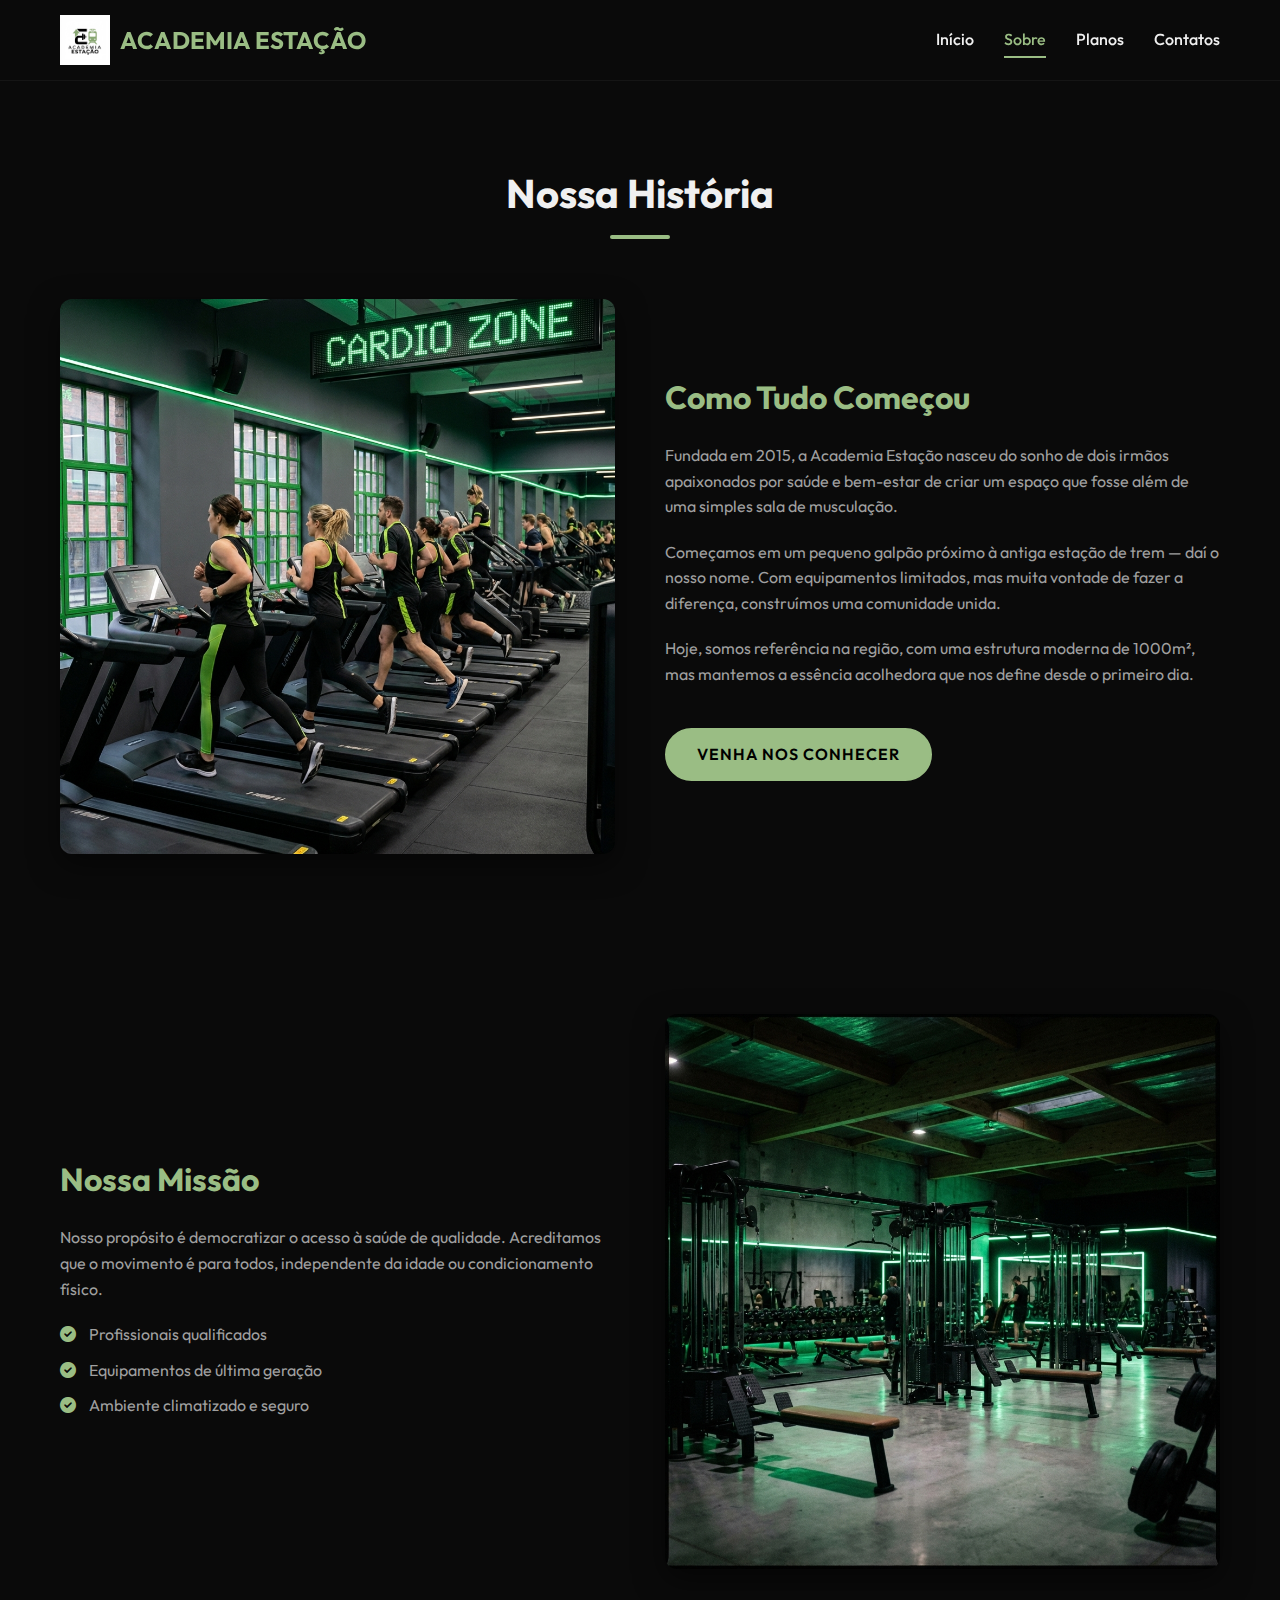
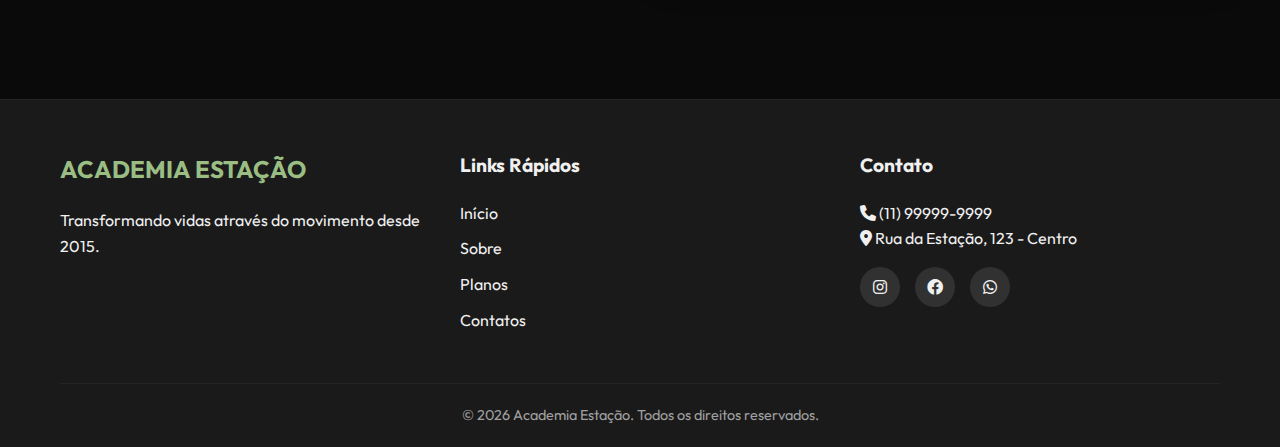
<file: sobre.html>
<!DOCTYPE html>
<html lang="pt-BR">

<head>
    <meta charset="UTF-8">
    <meta name="viewport" content="width=device-width, initial-scale=1.0">
    <title>Academia Estação - Sobre</title>
    <link rel="stylesheet" href="style.css">
    <link rel="stylesheet" href="https://cdnjs.cloudflare.com/ajax/libs/font-awesome/6.0.0/css/all.min.css">
</head>

<body>
    <header>
        <div class="container navbar">
            <a href="index.html" class="logo">
                <img src="logo.png" alt="Academia Estação Logo">
                ACADEMIA ESTAÇÃO
            </a>
            <nav class="nav-links">
                <a href="index.html">Início</a>
                <a href="sobre.html" class="active">Sobre</a>
                <a href="planos.html">Planos</a>
                <a href="contato.html">Contatos</a>
            </nav>
            <div class="mobile-menu-btn">
                <i class="fas fa-bars"></i>
            </div>
        </div>
    </header>

    <main class="container">
        <section>
            <div class="section-title">
                <h2>Nossa História</h2>
                <div class="divider"></div>
            </div>
            <div class="about-grid">
                <div class="about-image">
                    <img src="gym-2.png" alt="Interior da Academia">
                </div>
                <div class="about-text">
                    <h3>Como Tudo Começou</h3>
                    <p>Fundada em 2015, a Academia Estação nasceu do sonho de dois irmãos apaixonados por saúde e
                        bem-estar de criar um espaço que fosse além de uma simples sala de musculação.</p>
                    <p>Começamos em um pequeno galpão próximo à antiga estação de trem — daí o nosso nome. Com
                        equipamentos limitados, mas muita vontade de fazer a diferença, construímos uma comunidade
                        unida.</p>
                    <p>Hoje, somos referência na região, com uma estrutura moderna de 1000m², mas mantemos a essência
                        acolhedora que nos define desde o primeiro dia.</p>
                    <a href="contato.html" class="btn" style="margin-top: 20px;">Venha nos Conhecer</a>
                </div>
            </div>
        </section>

        <section>
            <div class="about-grid" style="direction: rtl;"> <!-- Reused grid but flipped for visual interest -->
                <div class="about-image" style="direction: ltr;">
                    <img src="gym-1.png" alt="Equipamentos Modernos">
                </div>
                <div class="about-text" style="direction: ltr;">
                    <h3>Nossa Missão</h3>
                    <p>Nosso propósito é democratizar o acesso à saúde de qualidade. Acreditamos que o movimento é para
                        todos, independente da idade ou condicionamento físico.</p>
                    <ul style="margin-top: 20px;">
                        <li style="margin-bottom: 10px; color: var(--text-muted);"><i class="fas fa-check-circle"
                                style="color: var(--primary-color); margin-right: 10px;"></i> Profissionais qualificados
                        </li>
                        <li style="margin-bottom: 10px; color: var(--text-muted);"><i class="fas fa-check-circle"
                                style="color: var(--primary-color); margin-right: 10px;"></i> Equipamentos de última
                            geração</li>
                        <li style="margin-bottom: 10px; color: var(--text-muted);"><i class="fas fa-check-circle"
                                style="color: var(--primary-color); margin-right: 10px;"></i> Ambiente climatizado e
                            seguro</li>
                    </ul>
                </div>
            </div>
        </section>
    </main>

    <footer>
        <div class="container">
            <div class="footer-content">
                <div class="footer-logo">
                    <h2>ACADEMIA ESTAÇÃO</h2>
                    <p>Transformando vidas através do movimento desde 2015.</p>
                </div>
                <div class="footer-links">
                    <h3>Links Rápidos</h3>
                    <ul>
                        <li><a href="index.html">Início</a></li>
                        <li><a href="sobre.html">Sobre</a></li>
                        <li><a href="planos.html">Planos</a></li>
                        <li><a href="contato.html">Contatos</a></li>
                    </ul>
                </div>
                <div class="footer-contact">
                    <h3>Contato</h3>
                    <p><i class="fas fa-phone"></i> (11) 99999-9999</p>
                    <p><i class="fas fa-map-marker-alt"></i> Rua da Estação, 123 - Centro</p>
                    <div class="social-icons" style="margin-top: 15px;">
                        <a href="#"><i class="fab fa-instagram"></i></a>
                        <a href="#"><i class="fab fa-facebook"></i></a>
                        <a href="#"><i class="fab fa-whatsapp"></i></a>
                    </div>
                </div>
            </div>
            <div class="footer-bottom">
                <p>&copy; 2026 Academia Estação. Todos os direitos reservados.</p>
            </div>
        </div>
    </footer>

    <script src="script.js"></script>
</body>


</html>
</file>
<file: style.css>
@import url('https://fonts.googleapis.com/css2?family=Outfit:wght@300;400;600;700&display=swap');

:root {
    --primary-color: #9abd84;
    /* Moss Green Light */
    --primary-dark: #7a9668;
    --bg-color: #0a0a0a;
    --surface-color: #1a1a1a;
    --text-color: #f0f0f0;
    --text-muted: #a0a0a0;
    --border-radius: 12px;
    --transition: all 0.3s ease;
}

* {
    margin: 0;
    padding: 0;
    box-sizing: border-box;
}

body {
    font-family: 'Outfit', sans-serif;
    background-color: var(--bg-color);
    color: var(--text-color);
    line-height: 1.6;
    overflow-x: hidden;
}

a {
    text-decoration: none;
    color: inherit;
    transition: var(--transition);
}

ul {
    list-style: none;
}

img {
    max-width: 100%;
    display: block;
}

/* Header */
header {
    background-color: rgba(10, 10, 10, 0.9);
    backdrop-filter: blur(10px);
    position: sticky;
    top: 0;
    z-index: 1000;
    border-bottom: 1px solid rgba(255, 255, 255, 0.05);
}

.container {
    max-width: 1200px;
    margin: 0 auto;
    padding: 0 20px;
}

.navbar {
    display: flex;
    justify-content: space-between;
    align-items: center;
    height: 80px;
}

.logo {
    display: flex;
    align-items: center;
    gap: 10px;
    font-weight: 700;
    font-size: 1.5rem;
    color: var(--primary-color);
}

.logo img {
    height: 50px;
    width: auto;
}

.nav-links {
    display: flex;
    gap: 30px;
}

.nav-links a {
    font-weight: 500;
    color: var(--text-color);
    position: relative;
}

.nav-links a:hover,
.nav-links a.active {
    color: var(--primary-color);
}

.nav-links a::after {
    content: '';
    position: absolute;
    width: 0;
    height: 2px;
    bottom: -5px;
    left: 0;
    background-color: var(--primary-color);
    transition: var(--transition);
}

.nav-links a:hover::after,
.nav-links a.active::after {
    width: 100%;
}

.mobile-menu-btn {
    display: none;
    font-size: 1.5rem;
    cursor: pointer;
    color: var(--text-color);
}

/* Hero Section */
.hero {
    height: 80vh;
    background: linear-gradient(rgba(0, 0, 0, 0.6), rgba(0, 0, 0, 0.8)), url('assets/images/gym-1.png');
    background-size: cover;
    background-position: center;
    display: flex;
    align-items: center;
    justify-content: center;
    text-align: center;
    padding: 0 20px;
}

.hero-content h1 {
    font-size: 4rem;
    margin-bottom: 20px;
    text-transform: uppercase;
    letter-spacing: 2px;
}

.hero-content h1 span {
    color: var(--primary-color);
}

.hero-content p {
    font-size: 1.2rem;
    color: var(--text-muted);
    margin-bottom: 40px;
    max-width: 600px;
    margin-left: auto;
    margin-right: auto;
}

.btn {
    display: inline-block;
    padding: 12px 30px;
    background-color: var(--primary-color);
    color: #000;
    border-radius: 30px;
    font-weight: 600;
    text-transform: uppercase;
    letter-spacing: 1px;
    border: 2px solid var(--primary-color);
}

.btn:hover {
    background-color: transparent;
    color: var(--primary-color);
}

.btn-outline {
    background-color: transparent;
    color: var(--text-color);
    border: 2px solid var(--text-color);
    margin-left: 15px;
}

.btn-outline:hover {
    background-color: var(--text-color);
    color: #000;
}

/* Sections General */
section {
    padding: 80px 0;
}

.section-title {
    text-align: center;
    margin-bottom: 60px;
}

.section-title h2 {
    font-size: 2.5rem;
    margin-bottom: 10px;
}

.section-title .divider {
    height: 4px;
    width: 60px;
    background-color: var(--primary-color);
    margin: 0 auto;
    border-radius: 2px;
}

/* About Page */
.about-grid {
    display: grid;
    grid-template-columns: 1fr 1fr;
    gap: 50px;
    align-items: center;
}

.about-text h3 {
    font-size: 2rem;
    margin-bottom: 20px;
    color: var(--primary-color);
}

.about-text p {
    margin-bottom: 20px;
    color: var(--text-muted);
}

.about-image img {
    border-radius: var(--border-radius);
    box-shadow: 0 10px 30px rgba(0, 0, 0, 0.5);
}

/* Plans Page */
.plans-grid {
    display: grid;
    grid-template-columns: repeat(auto-fit, minmax(300px, 1fr));
    gap: 30px;
}

.plan-card {
    background-color: var(--surface-color);
    padding: 40px;
    border-radius: var(--border-radius);
    text-align: center;
    border: 1px solid rgba(255, 255, 255, 0.05);
    transition: var(--transition);
    position: relative;
    overflow: hidden;
}

.plan-card:hover {
    transform: translateY(-10px);
    border-color: var(--primary-color);
    box-shadow: 0 10px 30px rgba(154, 189, 132, 0.1);
}

.plan-card.featured {
    border-color: var(--primary-color);
    background: linear-gradient(145deg, var(--surface-color), rgba(154, 189, 132, 0.1));
}

.plan-card.featured::before {
    content: 'MAIS POPULAR';
    position: absolute;
    top: 25px;
    right: -65px;
    background-color: var(--primary-color);
    color: #000;
    padding: 5px 0;
    width: 200px;
    text-align: center;
    transform: rotate(45deg);
    font-size: 0.75rem;
    font-weight: 700;
    box-shadow: 0 2px 5px rgba(0, 0, 0, 0.2);
}

.plan-name {
    font-size: 1.5rem;
    margin-bottom: 20px;
}

.plan-price {
    font-size: 3rem;
    font-weight: 700;
    color: var(--primary-color);
    margin-bottom: 10px;
}

.plan-price span {
    font-size: 1rem;
    color: var(--text-muted);
    font-weight: 400;
}

.plan-features {
    margin: 30px 0;
    text-align: left;
}

.plan-features li {
    margin-bottom: 15px;
    color: var(--text-muted);
    display: flex;
    align-items: center;
    gap: 10px;
}

.plan-features li i {
    color: var(--primary-color);
}

/* Contact Page */
.contact-container {
    background-color: var(--surface-color);
    border-radius: var(--border-radius);
    overflow: hidden;
    display: flex;
    flex-wrap: wrap;
    border: 1px solid rgba(255, 255, 255, 0.05);
}

.contact-info {
    flex: 1;
    padding: 50px;
    background-color: rgba(154, 189, 132, 0.05);
    min-width: 300px;
}

.contact-info h3 {
    margin-bottom: 30px;
    color: var(--primary-color);
}

.info-item {
    display: flex;
    align-items: flex-start;
    gap: 15px;
    margin-bottom: 30px;
}

.info-item i {
    color: var(--primary-color);
    font-size: 1.2rem;
    margin-top: 5px;
}

.contact-form {
    flex: 2;
    padding: 50px;
    min-width: 300px;
}

.form-group {
    margin-bottom: 20px;
}

.form-group label {
    display: block;
    margin-bottom: 8px;
    color: var(--text-muted);
}

.form-group input,
.form-group textarea {
    width: 100%;
    padding: 12px;
    background-color: var(--bg-color);
    border: 1px solid rgba(255, 255, 255, 0.1);
    border-radius: 8px;
    color: var(--text-color);
    font-family: inherit;
}

.form-group input:focus,
.form-group textarea:focus {
    outline: none;
    border-color: var(--primary-color);
}

/* Footer */
footer {
    background-color: var(--surface-color);
    padding: 50px 0 20px;
    margin-top: 50px;
    border-top: 1px solid rgba(255, 255, 255, 0.05);
}

.footer-content {
    display: grid;
    grid-template-columns: repeat(auto-fit, minmax(250px, 1fr));
    gap: 40px;
    margin-bottom: 40px;
}

.footer-logo h2 {
    color: var(--primary-color);
    margin-bottom: 20px;
}

.footer-links h3,
.footer-contact h3 {
    margin-bottom: 20px;
    font-size: 1.2rem;
}

.footer-links ul li {
    margin-bottom: 10px;
}

.footer-links ul li a:hover {
    color: var(--primary-color);
}

.social-icons {
    display: flex;
    gap: 15px;
}

.social-icons a {
    width: 40px;
    height: 40px;
    background-color: rgba(255, 255, 255, 0.1);
    display: flex;
    align-items: center;
    justify-content: center;
    border-radius: 50%;
}

.social-icons a:hover {
    background-color: var(--primary-color);
    color: #000;
}

.footer-bottom {
    text-align: center;
    padding-top: 20px;
    border-top: 1px solid rgba(255, 255, 255, 0.05);
    color: var(--text-muted);
    font-size: 0.9rem;
}

/* Responsive */
@media (max-width: 768px) {
    .nav-links {
        position: fixed;
        top: 80px;
        left: -100%;
        background-color: var(--surface-color);
        width: 100%;
        height: calc(100vh - 80px);
        flex-direction: column;
        align-items: center;
        padding-top: 50px;
        transition: var(--transition);
        border-top: 1px solid rgba(255, 255, 255, 0.05);
    }

    .nav-links.active {
        left: 0;
    }

    .mobile-menu-btn {
        display: block;
    }

    .hero-content h1 {
        font-size: 2.5rem;
    }

    .about-grid {
        grid-template-columns: 1fr;
    }

    .contact-container {
        flex-direction: column;
    }
}
</file>
